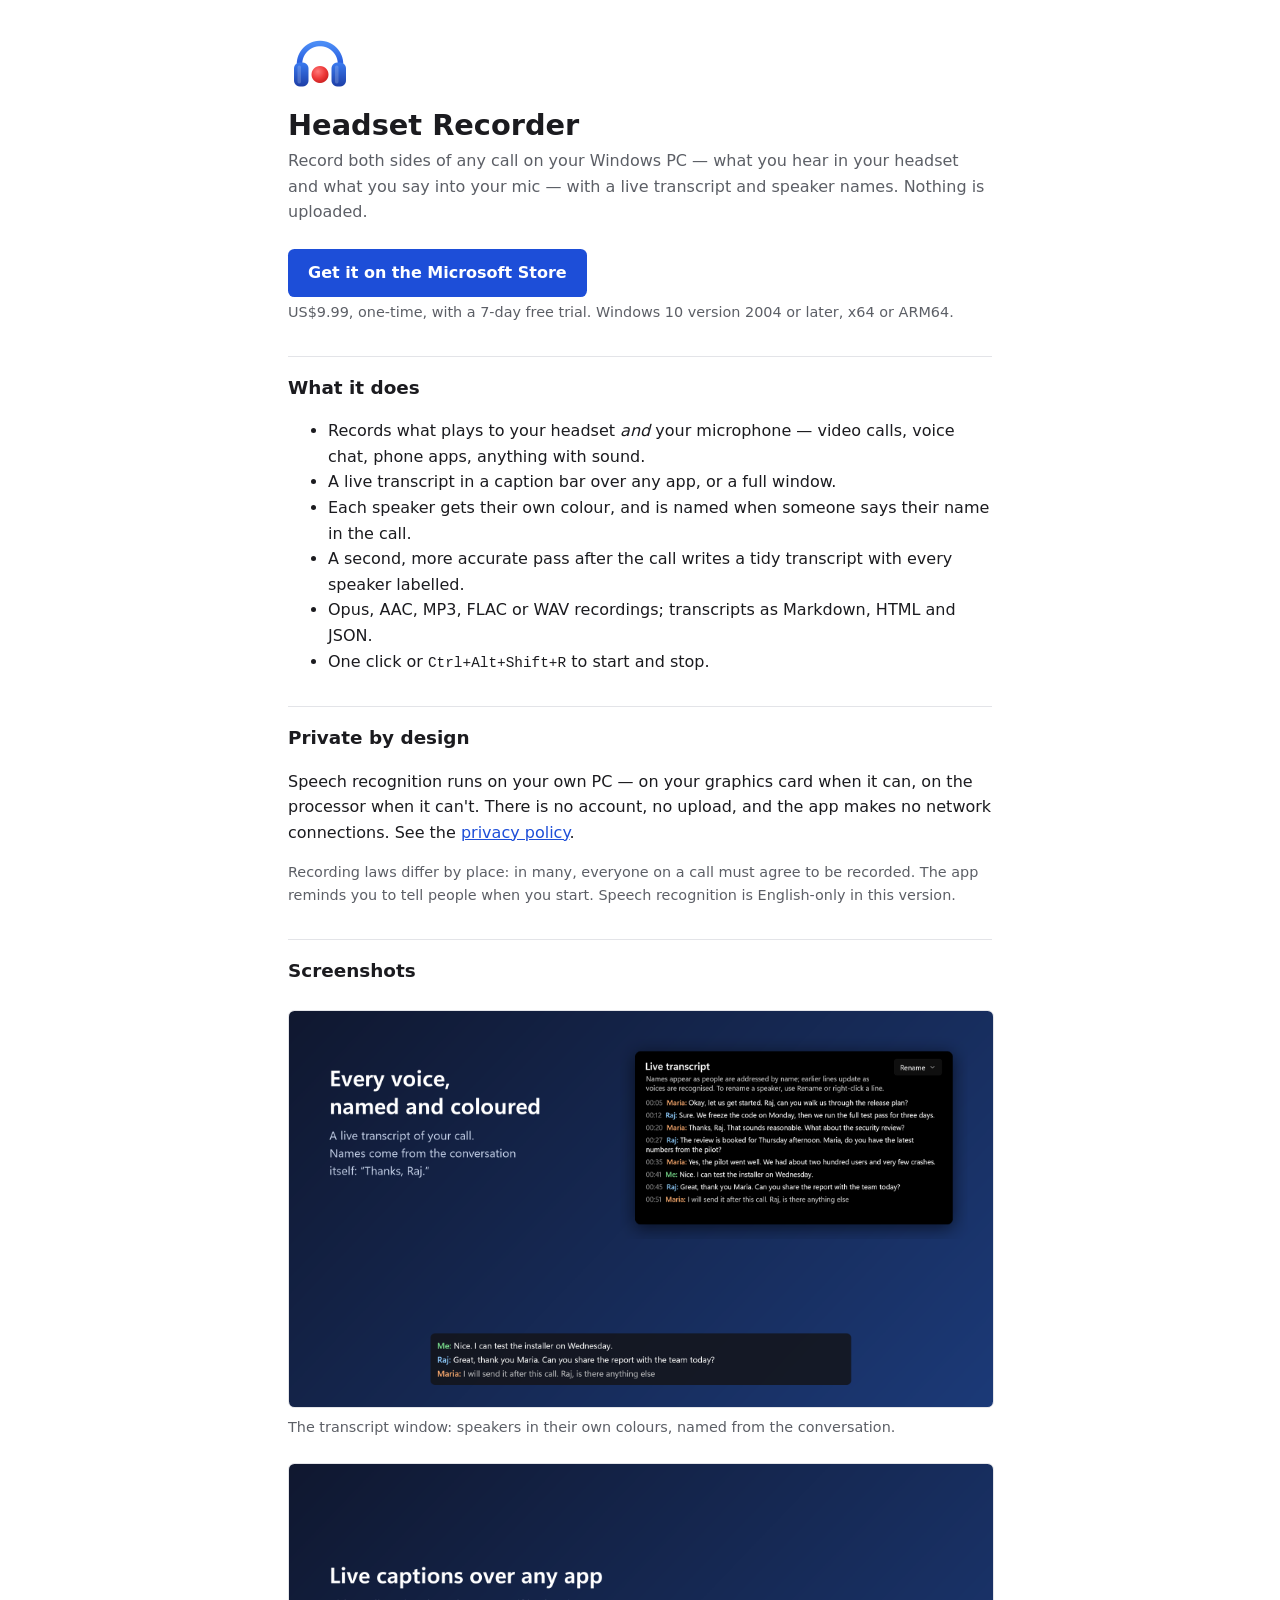
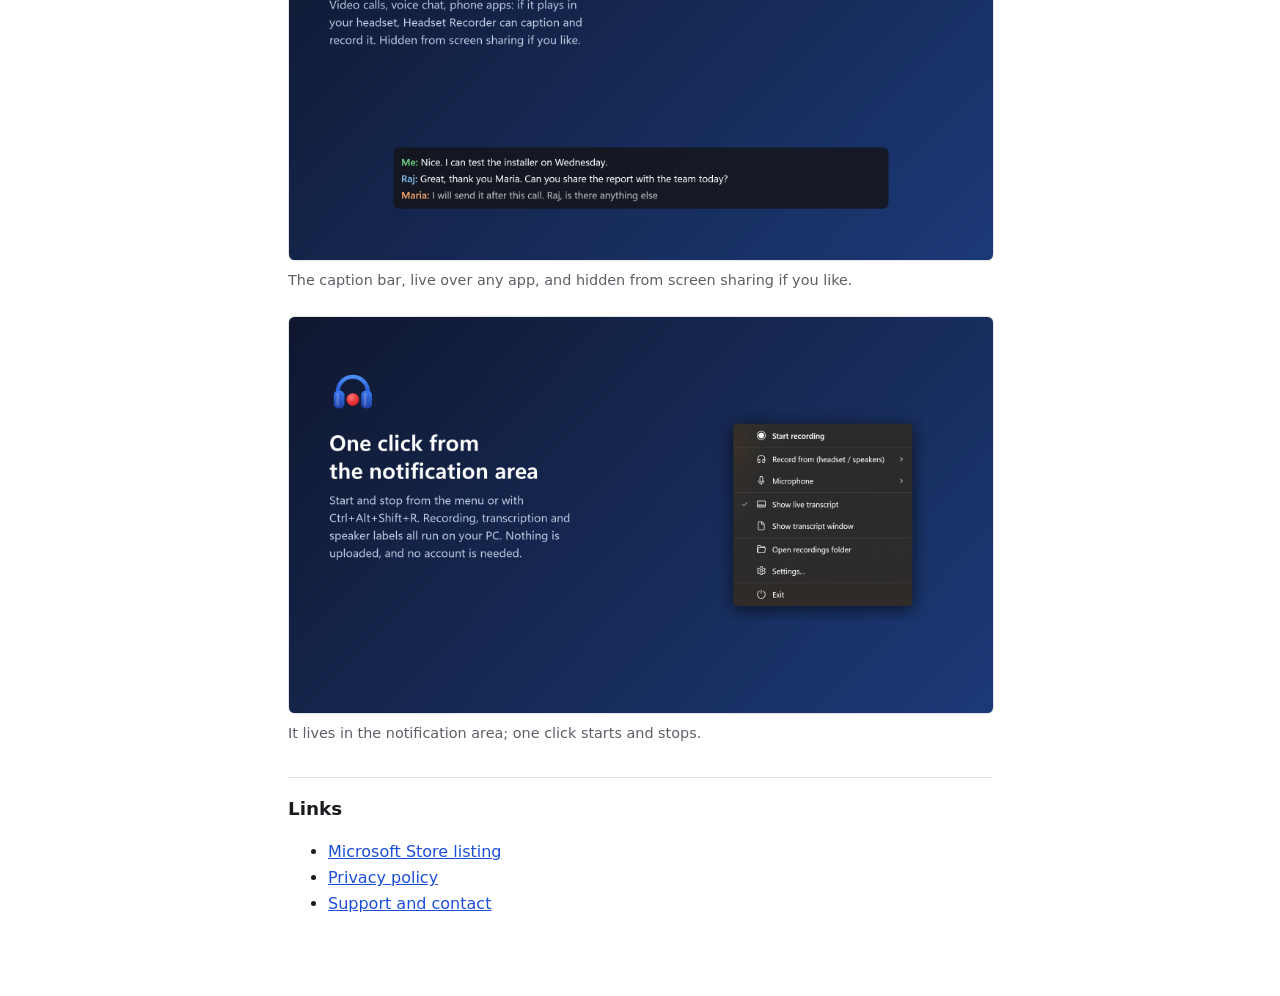
<file: index.html>
<!doctype html>
<html lang="en"><head><meta charset="utf-8"><meta name="viewport" content="width=device-width, initial-scale=1">
<title>Headset Recorder — call recorder with live transcripts for Windows</title>
<meta name="description" content="Headset Recorder records both sides of any call on your Windows PC — what you hear in your headset and what you say — with a live transcript and speaker names. Everything runs on your own PC.">
<link rel="stylesheet" href="style.css"><link rel="icon" href="icon.png"></head>
<body><header><img src="icon.png" alt=""><h1>Headset Recorder</h1></header>
<p class="meta">Record both sides of any call on your Windows PC — what you hear in your headset and what you say
into your mic — with a live transcript and speaker names. Nothing is uploaded.</p>

<p class="cta"><a class="button" href="https://apps.microsoft.com/detail/9N2HL1HGM8HC">Get it on the Microsoft Store</a></p>
<p class="meta small">US$9.99, one-time, with a 7-day free trial. Windows 10 version 2004 or later, x64 or ARM64.</p>

<h2>What it does</h2>
<ul>
<li>Records what plays to your headset <em>and</em> your microphone — video calls, voice chat, phone apps, anything with sound.</li>
<li>A live transcript in a caption bar over any app, or a full window.</li>
<li>Each speaker gets their own colour, and is named when someone says their name in the call.</li>
<li>A second, more accurate pass after the call writes a tidy transcript with every speaker labelled.</li>
<li>Opus, AAC, MP3, FLAC or WAV recordings; transcripts as Markdown, HTML and JSON.</li>
<li>One click or <code>Ctrl+Alt+Shift+R</code> to start and stop.</li>
</ul>

<h2>Private by design</h2>
<p>Speech recognition runs on your own PC — on your graphics card when it can, on the processor when it can't.
There is no account, no upload, and the app makes no network connections. See the
<a href="privacy.html">privacy policy</a>.</p>
<p class="meta small">Recording laws differ by place: in many, everyone on a call must agree to be recorded.
The app reminds you to tell people when you start. Speech recognition is English-only in this version.</p>

<h2>Screenshots</h2>
<figure><img src="shots/transcript.png" alt="The full transcript window, with each speaker's lines in their own colour and named.">
<figcaption>The transcript window: speakers in their own colours, named from the conversation.</figcaption></figure>
<figure><img src="shots/captions.png" alt="A narrow caption bar showing live transcribed speech over another application.">
<figcaption>The caption bar, live over any app, and hidden from screen sharing if you like.</figcaption></figure>
<figure><img src="shots/menu.png" alt="The notification-area menu, with recording controls and format options.">
<figcaption>It lives in the notification area; one click starts and stops.</figcaption></figure>

<h2>Links</h2>
<ul>
<li><a href="https://apps.microsoft.com/detail/9N2HL1HGM8HC">Microsoft Store listing</a></li>
<li><a href="privacy.html">Privacy policy</a></li>
<li><a href="https://github.com/richardpowellus/headset-recorder/issues">Support and contact</a></li>
</ul>
</body></html>
</file>
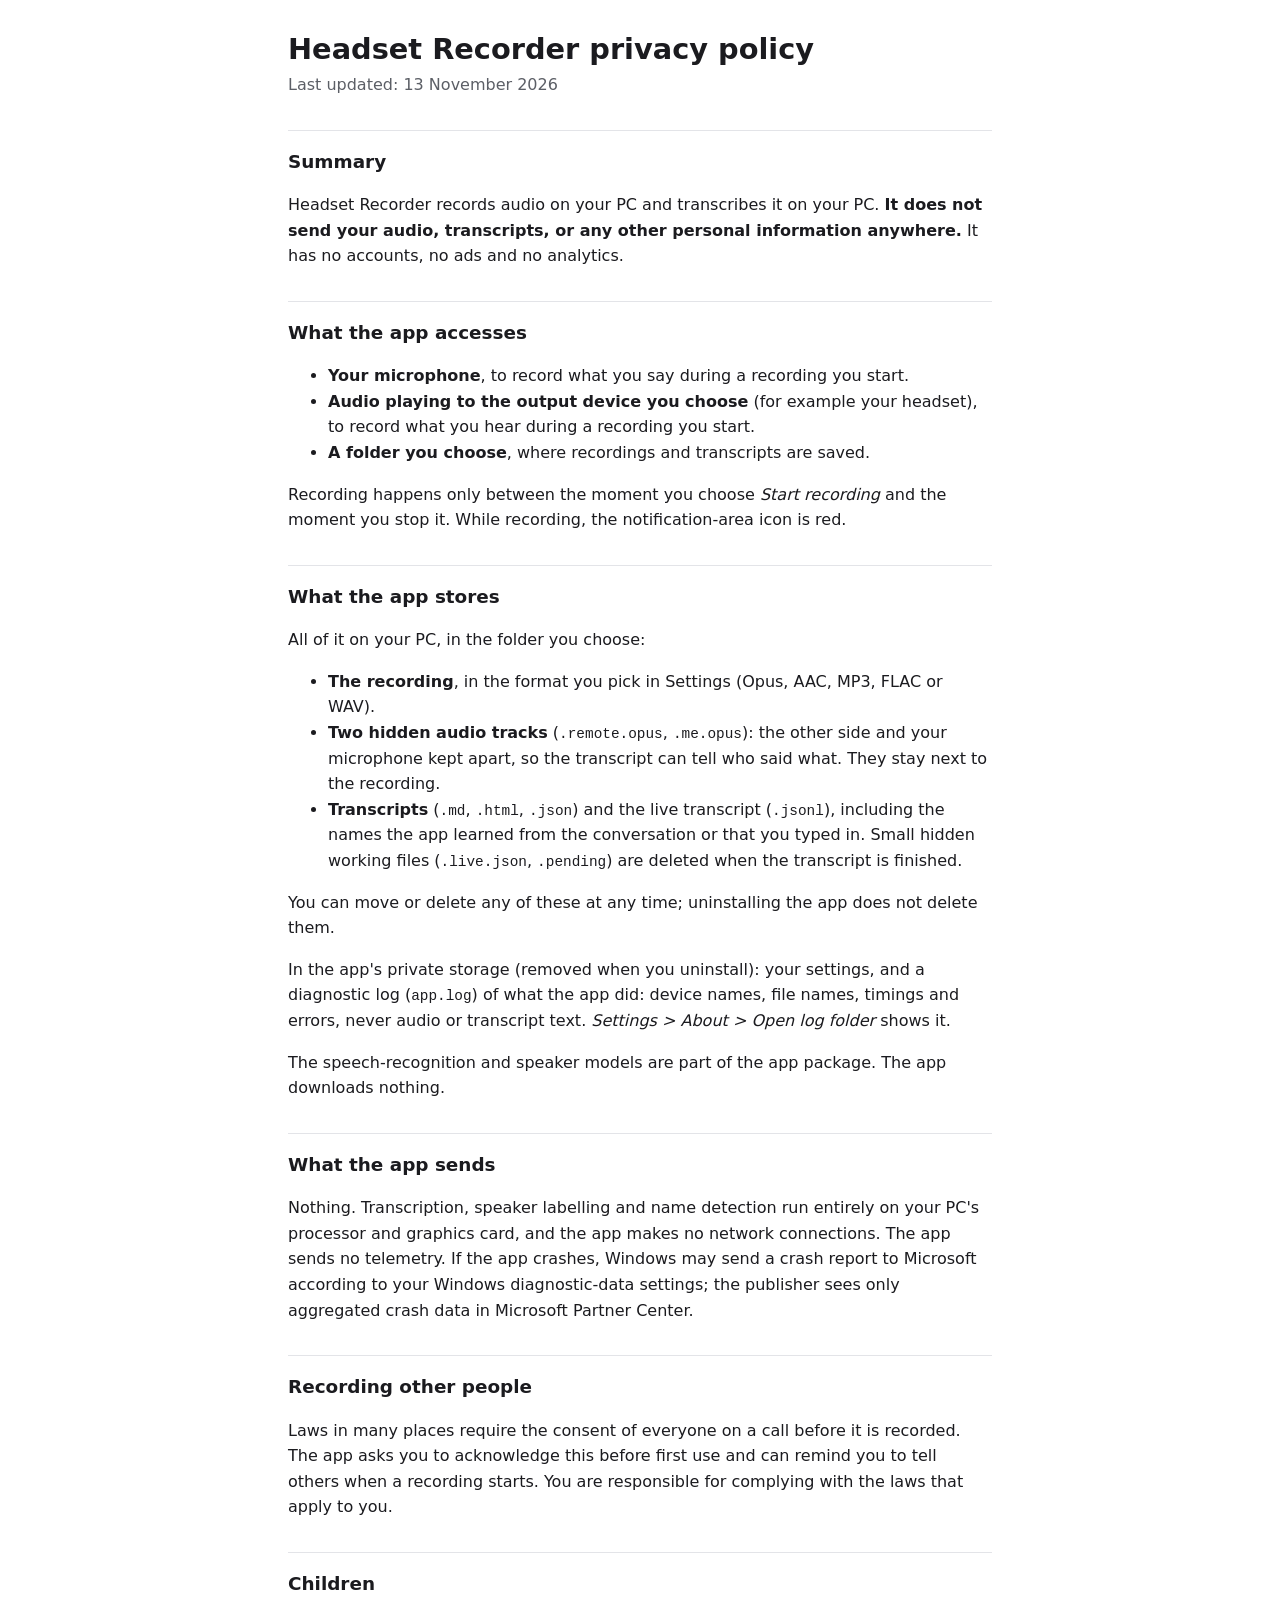
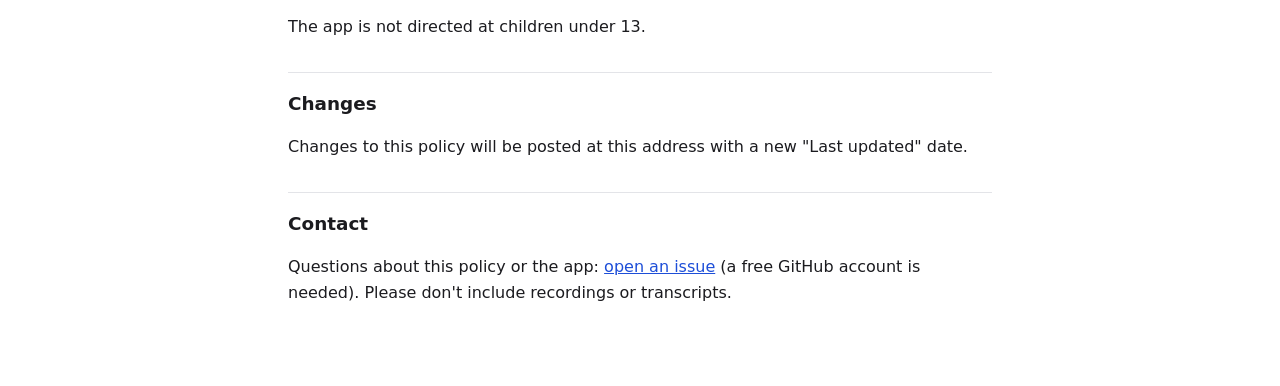
<file: privacy.html>
<!doctype html>
<html lang="en"><head><meta charset="utf-8"><meta name="viewport" content="width=device-width, initial-scale=1">
<title>Headset Recorder privacy policy</title><link rel="stylesheet" href="style.css"><link rel="icon" href="icon.png"></head>
<body>
<h1>Headset Recorder privacy policy</h1>
<p class="meta">Last updated: 13 November 2026</p>

<h2>Summary</h2>
<p>Headset Recorder records audio on your PC and transcribes it on your PC. <strong>It does not send your audio, transcripts, or any other personal information anywhere.</strong> It has no accounts, no ads and no analytics.</p>

<h2>What the app accesses</h2>
<ul>
<li><strong>Your microphone</strong>, to record what you say during a recording you start.</li>
<li><strong>Audio playing to the output device you choose</strong> (for example your headset), to record what you hear during a recording you start.</li>
<li><strong>A folder you choose</strong>, where recordings and transcripts are saved.</li>
</ul>
<p>Recording happens only between the moment you choose <em>Start recording</em> and the moment you stop it. While recording, the notification-area icon is red.</p>

<h2>What the app stores</h2>
<p>All of it on your PC, in the folder you choose:</p>
<ul>
<li><strong>The recording</strong>, in the format you pick in Settings (Opus, AAC, MP3, FLAC or WAV).</li>
<li><strong>Two hidden audio tracks</strong> (<code>.remote.opus</code>, <code>.me.opus</code>): the other side and your microphone kept apart, so the transcript can tell who said what. They stay next to the recording.</li>
<li><strong>Transcripts</strong> (<code>.md</code>, <code>.html</code>, <code>.json</code>) and the live transcript (<code>.jsonl</code>), including the names the app learned from the conversation or that you typed in. Small hidden working files (<code>.live.json</code>, <code>.pending</code>) are deleted when the transcript is finished.</li>
</ul>
<p>You can move or delete any of these at any time; uninstalling the app does not delete them.</p>
<p>In the app's private storage (removed when you uninstall): your settings, and a diagnostic log (<code>app.log</code>) of what the app did: device names, file names, timings and errors, never audio or transcript text. <em>Settings &gt; About &gt; Open log folder</em> shows it.</p>
<p>The speech-recognition and speaker models are part of the app package. The app downloads nothing.</p>

<h2>What the app sends</h2>
<p>Nothing. Transcription, speaker labelling and name detection run entirely on your PC's processor and graphics card, and the app makes no network connections. The app sends no telemetry. If the app crashes, Windows may send a crash report to Microsoft according to your Windows diagnostic-data settings; the publisher sees only aggregated crash data in Microsoft Partner Center.</p>

<h2>Recording other people</h2>
<p>Laws in many places require the consent of everyone on a call before it is recorded. The app asks you to acknowledge this before first use and can remind you to tell others when a recording starts. You are responsible for complying with the laws that apply to you.</p>

<h2>Children</h2>
<p>The app is not directed at children under 13.</p>

<h2>Changes</h2>
<p>Changes to this policy will be posted at this address with a new "Last updated" date.</p>

<h2>Contact</h2>
<p>Questions about this policy or the app: <a href="https://github.com/richardpowellus/headset-recorder/issues">open an issue</a> (a free GitHub account is needed). Please don't include recordings or transcripts.</p>
</body></html>
</file>
<file: style.css>
:root { --bg: #ffffff; --fg: #1b1b1f; --muted: #5c5f66; --accent: #1d4ed8; --rule: #e3e4e8; }
@media (prefers-color-scheme: dark) { :root { --bg: #18181b; --fg: #ececf1; --muted: #a1a1aa; --accent: #7aa7ff; --rule: #2e2e33; } }
html { background: var(--bg); color: var(--fg); }
body { font: 16px/1.6 "Segoe UI Variable Text", "Segoe UI", system-ui, sans-serif; max-width: 44rem; margin: 0 auto; padding: 2rem 1rem 4rem; }
h1 { font-size: 1.8rem; line-height: 1.25; margin: 0 0 .25rem; }
h2 { font-size: 1.15rem; margin: 2rem 0 .5rem; padding-top: 1rem; border-top: 1px solid var(--rule); }
a { color: var(--accent); }
code { font: .9em Consolas, monospace; }
.meta { color: var(--muted); margin: 0 0 1.5rem; }
header img { width: 64px; height: 64px; display: block; margin-bottom: .75rem; }
.cta { margin: 1.5rem 0 .25rem; }
.button { display: inline-block; background: var(--accent); color: var(--bg); text-decoration: none;
  font-weight: 600; padding: .7rem 1.25rem; border-radius: .4rem; }
.button:hover, .button:focus-visible { filter: brightness(1.12); }
.small { font-size: .9rem; }
figure { margin: 1.5rem 0; }
figure img { width: 100%; height: auto; display: block; border: 1px solid var(--rule); border-radius: .4rem; }
figcaption { color: var(--muted); font-size: .9rem; margin-top: .5rem; }
</file>
